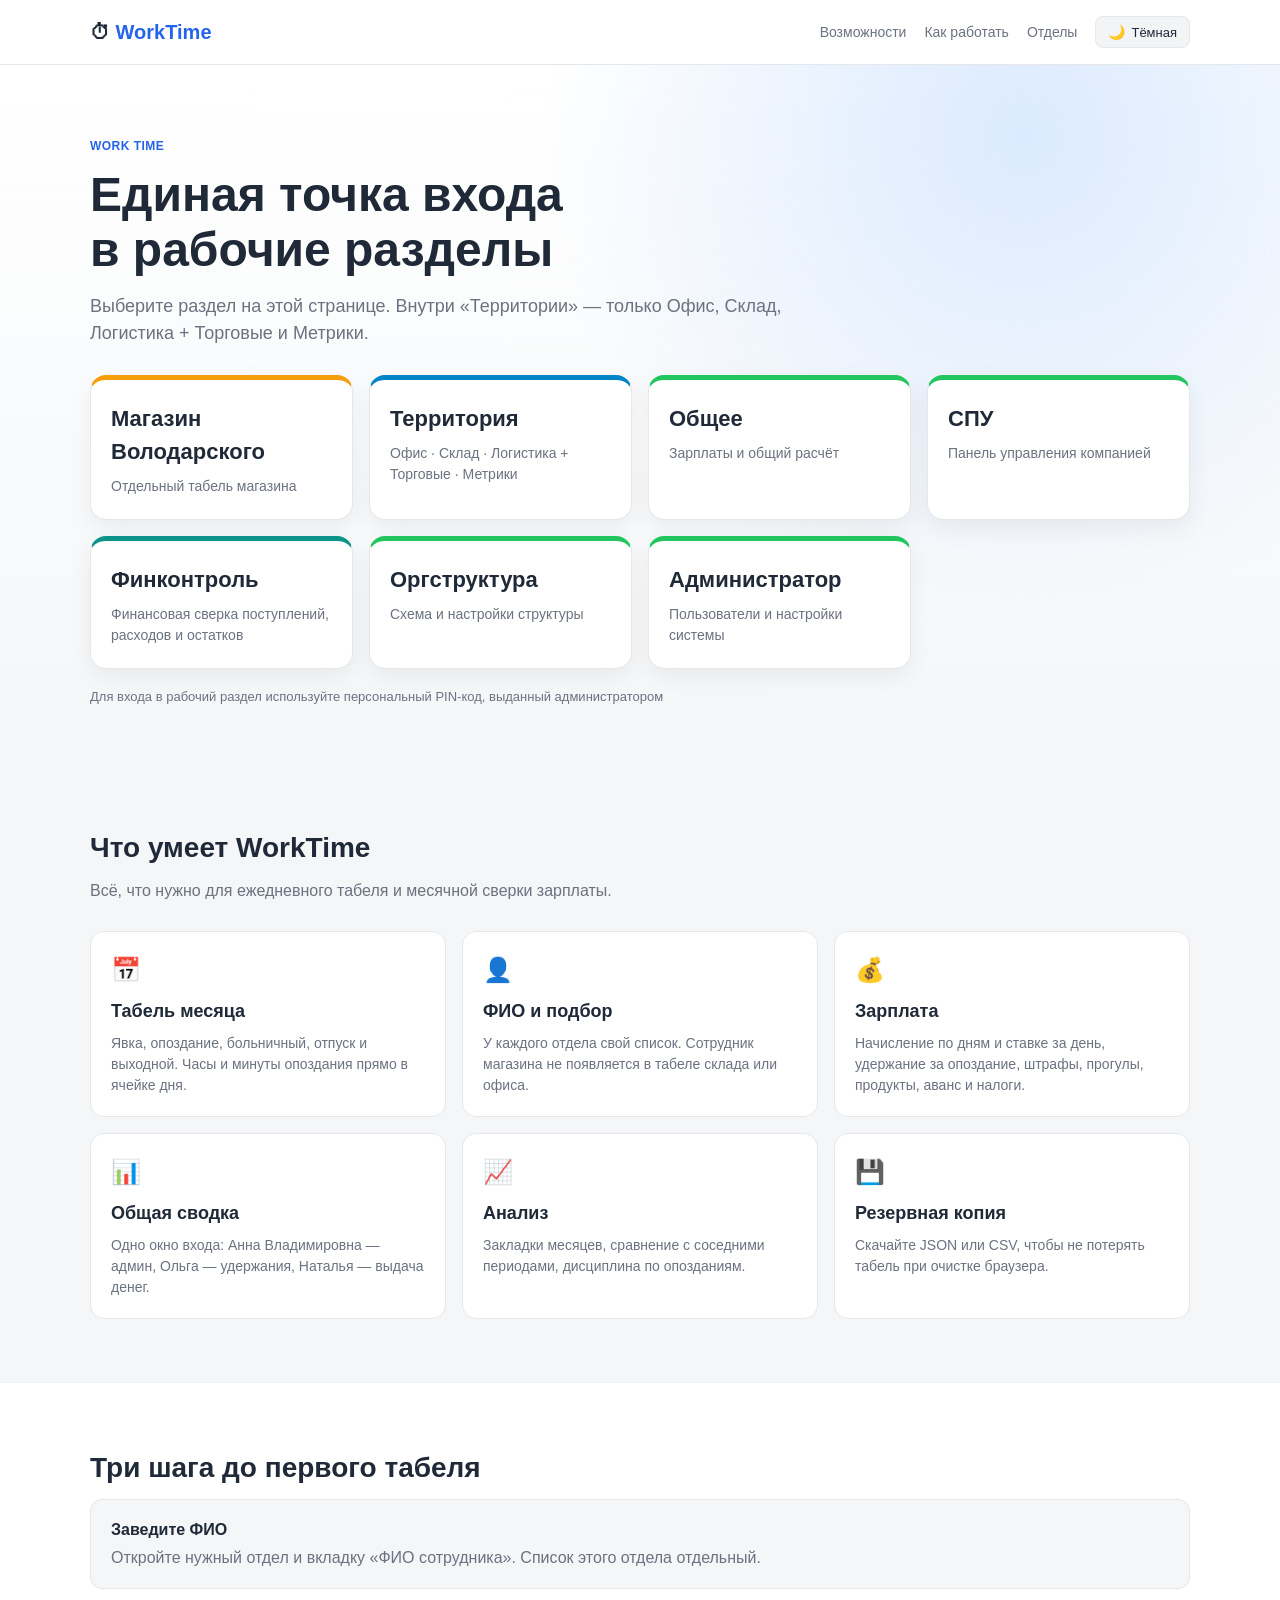
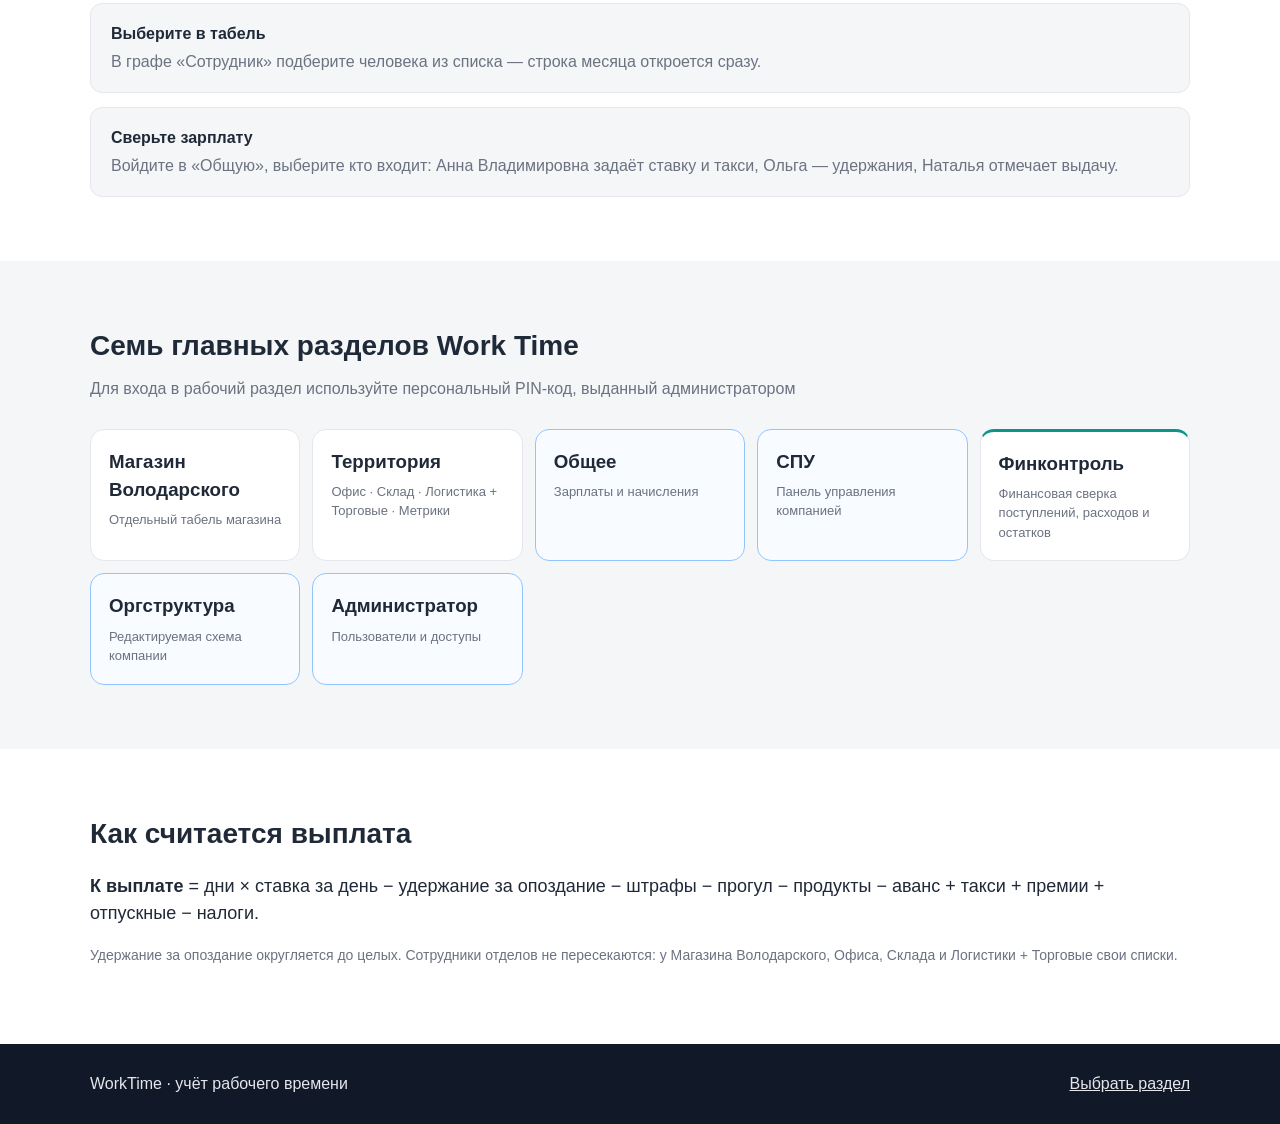
<file: index.html>
<!DOCTYPE html>
<html lang="ru">
<head>
    <meta charset="UTF-8">
    <meta name="viewport" content="width=device-width, initial-scale=1.0">
    <meta http-equiv="Cache-Control" content="no-cache, no-store, must-revalidate">
    <meta http-equiv="Pragma" content="no-cache">
    <meta name="description" content="WorkTime — учёт рабочего времени: Магазин Володарского, Территория, Общее, СПУ, Финконтроль, Оргструктура и Администратор.">
    <title>WorkTime — учёт рабочего времени</title>
    <link rel="stylesheet" href="css/landing.css?v=seven-nav1">
    <script>
        (function () {
            var key = "worktime_landing_theme";
            var saved = null;
            try { saved = localStorage.getItem(key); } catch (err) {}
            var theme = saved === "dark" || saved === "light"
                ? saved
                : (window.matchMedia && window.matchMedia("(prefers-color-scheme: dark)").matches ? "dark" : "light");
            document.documentElement.setAttribute("data-theme", theme);
        })();
    </script>
</head>
<body>

    <!-- Шапка лендинга -->
    <header class="header">
        <div class="container header-inner">
            <a class="logo" href="index.html">⏱ <span>WorkTime</span></a>
            <nav class="nav">
                <a href="#features">Возможности</a>
                <a href="#how">Как работать</a>
                <a href="#departments">Отделы</a>
                <button type="button" class="theme-toggle" id="themeToggle" aria-pressed="false" title="Тема">
                    <span class="theme-icon theme-icon-moon" aria-hidden="true">🌙</span>
                    <span class="theme-icon theme-icon-sun" aria-hidden="true">☀️</span>
                    <span class="theme-toggle-text" id="themeToggleText">Тёмная</span>
                </button>
            </nav>
        </div>
    </header>

    <!-- Приветственный экран -->
    <section class="hero">
        <div class="container">
            <div class="hero-inner">
                <p class="eyebrow">Work Time</p>
                <h1>Единая точка входа<br>в рабочие разделы</h1>
                <p class="lead">
                    Выберите раздел на этой странице. Внутри «Территории» — только Офис, Склад, Логистика + Торговые и Метрики.
                </p>
            </div>
            <div class="hero-depts hero-depts-seven">
                <a class="hero-dept shop" href="app.html#shop">
                    <h3>Магазин Володарского</h3>
                    <p>Отдельный табель магазина</p>
                </a>
                <a class="hero-dept territory" href="app.html#territory">
                    <h3>Территория</h3>
                    <p>Офис · Склад · Логистика + Торговые · Метрики</p>
                </a>
                <a class="hero-dept summary" href="app.html#summary">
                    <h3>Общее</h3>
                    <p>Зарплаты и общий расчёт</p>
                </a>
                <a class="hero-dept summary" href="app.html#spu">
                    <h3>СПУ</h3>
                    <p>Панель управления компанией</p>
                </a>
                <a class="hero-dept finance" href="app.html#financeRec">
                    <h3>Финконтроль</h3>
                    <p>Финансовая сверка поступлений, расходов и остатков</p>
                </a>
                <a class="hero-dept summary" href="app.html#org">
                    <h3>Оргструктура</h3>
                    <p>Схема и настройки структуры</p>
                </a>
                <a class="hero-dept summary" href="app.html#admin">
                    <h3>Администратор</h3>
                    <p>Пользователи и настройки системы</p>
                </a>
            </div>
            <p class="hero-hint">Для входа в рабочий раздел используйте персональный PIN-код, выданный администратором</p>
        </div>
    </section>

    <!-- Возможности -->
    <section id="features" class="section">
        <div class="container">
            <h2>Что умеет WorkTime</h2>
            <p class="section-lead">Всё, что нужно для ежедневного табеля и месячной сверки зарплаты.</p>
            <div class="cards">
                <article class="card">
                    <div class="icon">📅</div>
                    <h3>Табель месяца</h3>
                    <p>Явка, опоздание, больничный, отпуск и выходной. Часы и минуты опоздания прямо в ячейке дня.</p>
                </article>
                <article class="card">
                    <div class="icon">👤</div>
                    <h3>ФИО и подбор</h3>
                    <p>У каждого отдела свой список. Сотрудник магазина не появляется в табеле склада или офиса.</p>
                </article>
                <article class="card">
                    <div class="icon">💰</div>
                    <h3>Зарплата</h3>
                    <p>Начисление по дням и ставке за день, удержание за опоздание, штрафы, прогулы, продукты, аванс и налоги.</p>
                </article>
                <article class="card">
                    <div class="icon">📊</div>
                    <h3>Общая сводка</h3>
                    <p>Одно окно входа: Анна Владимировна — админ, Ольга — удержания, Наталья — выдача денег.</p>
                </article>
                <article class="card">
                    <div class="icon">📈</div>
                    <h3>Анализ</h3>
                    <p>Закладки месяцев, сравнение с соседними периодами, дисциплина по опозданиям.</p>
                </article>
                <article class="card">
                    <div class="icon">💾</div>
                    <h3>Резервная копия</h3>
                    <p>Скачайте JSON или CSV, чтобы не потерять табель при очистке браузера.</p>
                </article>
            </div>
        </div>
    </section>

    <!-- Как работать -->
    <section id="how" class="section section-alt">
        <div class="container">
            <h2>Три шага до первого табеля</h2>
            <ol class="steps">
                <li>
                    <strong>Заведите ФИО</strong>
                    <span>Откройте нужный отдел и вкладку «ФИО сотрудника». Список этого отдела отдельный.</span>
                </li>
                <li>
                    <strong>Выберите в табель</strong>
                    <span>В графе «Сотрудник» подберите человека из списка — строка месяца откроется сразу.</span>
                </li>
                <li>
                    <strong>Сверьте зарплату</strong>
                    <span>Войдите в «Общую», выберите кто входит: Анна Владимировна задаёт ставку и такси, Ольга — удержания, Наталья отмечает выдачу.</span>
                </li>
            </ol>
        </div>
    </section>

    <!-- Отделы -->
    <section id="departments" class="section">
        <div class="container">
            <h2>Семь главных разделов Work Time</h2>
            <p class="section-lead">Для входа в рабочий раздел используйте персональный PIN-код, выданный администратором</p>
            <div class="dept-grid dept-grid-seven">
                <a class="dept" href="app.html#shop">
                    <h3>Магазин Володарского</h3>
                    <p>Отдельный табель магазина</p>
                </a>
                <a class="dept" href="app.html#territory">
                    <h3>Территория</h3>
                    <p>Офис · Склад · Логистика + Торговые · Метрики</p>
                </a>
                <a class="dept dept-summary" href="app.html#summary">
                    <h3>Общее</h3>
                    <p>Зарплаты и начисления</p>
                </a>
                <a class="dept dept-summary" href="app.html#spu">
                    <h3>СПУ</h3>
                    <p>Панель управления компанией</p>
                </a>
                <a class="dept dept-finance" href="app.html#financeRec">
                    <h3>Финконтроль</h3>
                    <p>Финансовая сверка поступлений, расходов и остатков</p>
                </a>
                <a class="dept dept-summary" href="app.html#org">
                    <h3>Оргструктура</h3>
                    <p>Редактируемая схема компании</p>
                </a>
                <a class="dept dept-summary" href="app.html#admin">
                    <h3>Администратор</h3>
                    <p>Пользователи и доступы</p>
                </a>
            </div>
        </div>
    </section>

    <!-- Формула -->
    <section class="section section-alt">
        <div class="container formula">
            <h2>Как считается выплата</h2>
            <p>
                <strong>К выплате</strong> =
                дни × ставка за день
                − удержание за опоздание
                − штрафы
                − прогул
                − продукты
                − аванс
                + такси
                + премии
                + отпускные
                − налоги.
            </p>
            <p class="muted">Удержание за опоздание округляется до целых. Сотрудники отделов не пересекаются: у Магазина Володарского, Офиса, Склада и Логистики + Торговые свои списки.</p>
        </div>
    </section>

    <footer class="footer">
        <div class="container footer-inner">
            <span>WorkTime · учёт рабочего времени</span>
            <a href="#departments">Выбрать раздел</a>
        </div>
    </footer>

    <script>
        (function () {
            var key = "worktime_landing_theme";
            var root = document.documentElement;
            var button = document.getElementById("themeToggle");
            var label = document.getElementById("themeToggleText");

            function currentTheme() {
                return root.getAttribute("data-theme") === "dark" ? "dark" : "light";
            }

            function applyTheme(theme) {
                root.setAttribute("data-theme", theme);
                try { localStorage.setItem(key, theme); } catch (err) {}
                if (button) button.setAttribute("aria-pressed", theme === "dark" ? "true" : "false");
                if (label) label.textContent = theme === "dark" ? "Светлая" : "Тёмная";
            }

            applyTheme(currentTheme());
            if (button) {
                button.addEventListener("click", function () {
                    applyTheme(currentTheme() === "dark" ? "light" : "dark");
                });
            }
        })();
    </script>
</body>
</html>
</file>
<file: css/landing.css>
/* Приветственный лендинг WorkTime */

:root {
    --bg: #f4f6f8;
    --card: #ffffff;
    --border: #e5e7eb;
    --text: #1f2937;
    --muted: #6b7280;
    --primary: #2563eb;
    --primary-dark: #1d4ed8;
    --header-bg: rgba(255, 255, 255, 0.96);
    --hero-from: #ffffff;
    --hero-glow: #dbeafe;
    --section-alt: #ffffff;
    --ghost-bg: #ffffff;
    --dept-summary-bg: #f8fbff;
    --dept-summary-border: #93c5fd;
    --footer-bg: #111827;
    --footer-text: #e5e7eb;
    --toggle-bg: #f3f4f6;
    --toggle-border: #e5e7eb;
}

[data-theme="dark"] {
    --bg: #0f172a;
    --card: #1e293b;
    --border: #334155;
    --text: #e5e7eb;
    --muted: #94a3b8;
    --primary: #60a5fa;
    --primary-dark: #3b82f6;
    --header-bg: rgba(15, 23, 42, 0.94);
    --hero-from: #0f172a;
    --hero-glow: #1e3a8a;
    --section-alt: #1e293b;
    --ghost-bg: #1e293b;
    --dept-summary-bg: #172554;
    --dept-summary-border: #3b82f6;
    --footer-bg: #020617;
    --footer-text: #cbd5e1;
    --toggle-bg: #1e293b;
    --toggle-border: #475569;
}

* { box-sizing: border-box; }

html {
    scroll-behavior: smooth;
    color-scheme: light;
}

html[data-theme="dark"] { color-scheme: dark; }

body {
    margin: 0;
    font-family: Arial, Helvetica, sans-serif;
    color: var(--text);
    background: var(--bg);
    line-height: 1.5;
}

a { color: inherit; }

.container {
    width: min(1100px, calc(100% - 40px));
    margin: 0 auto;
}

.header {
    position: sticky;
    top: 0;
    z-index: 20;
    background: var(--header-bg);
    border-bottom: 1px solid var(--border);
    backdrop-filter: blur(8px);
}

.header-inner {
    display: flex;
    align-items: center;
    justify-content: space-between;
    gap: 16px;
    min-height: 64px;
}

.logo {
    text-decoration: none;
    font-weight: 700;
    font-size: 20px;
}

.logo span { color: var(--primary); }

.nav {
    display: flex;
    align-items: center;
    gap: 18px;
}

.nav a {
    text-decoration: none;
    color: var(--muted);
    font-size: 14px;
}

.nav a:hover { color: var(--text); }

.theme-toggle {
    display: inline-flex;
    align-items: center;
    gap: 6px;
    margin: 0;
    cursor: pointer;
    border: 1px solid var(--toggle-border);
    background: var(--toggle-bg);
    color: var(--text);
    border-radius: 8px;
    padding: 8px 12px;
    font-size: 13px;
    line-height: 1;
}

.theme-toggle:hover { border-color: var(--primary); }

.theme-icon { display: none; font-size: 14px; }

html[data-theme="light"] .theme-icon-moon,
html:not([data-theme]) .theme-icon-moon { display: inline; }

html[data-theme="dark"] .theme-icon-sun { display: inline; }

.btn {
    display: inline-flex;
    align-items: center;
    justify-content: center;
    border-radius: 8px;
    padding: 9px 14px;
    text-decoration: none;
    font-size: 14px;
    border: 0;
}

.btn-primary {
    background: var(--primary);
    color: white;
}

.btn-primary:hover { background: var(--primary-dark); }

html[data-theme="dark"] .btn-primary { color: #0f172a; }

.btn-ghost {
    background: var(--ghost-bg);
    color: var(--text);
    border: 1px solid var(--border);
}

.btn-lg { padding: 12px 20px; font-size: 16px; }

.hero {
    padding: 72px 0 56px;
    background:
        radial-gradient(circle at 80% 10%, var(--hero-glow) 0, transparent 40%),
        linear-gradient(var(--hero-from), var(--bg));
}

.hero-inner { max-width: 720px; }

.hero-depts {
    display: grid;
    grid-template-columns: repeat(3, 1fr);
    gap: 16px;
    max-width: 1100px;
    margin: 8px 0 18px;
}

.hero-depts-seven {
    grid-template-columns: repeat(auto-fit, minmax(220px, 1fr));
    max-width: 1200px;
}

.hero-dept {
    display: block;
    text-decoration: none;
    background: var(--card);
    border: 1px solid var(--border);
    border-radius: 16px;
    padding: 22px 20px;
    box-shadow: 0 8px 24px rgba(0, 0, 0, .06);
}

.hero-dept:hover { border-color: var(--primary); }

.hero-dept h3 {
    margin: 0 0 8px;
    font-size: 22px;
}

.hero-dept p {
    margin: 0;
    color: var(--muted);
    font-size: 14px;
}

.hero-dept.shop { border-top: 5px solid #f59e0b; }
.hero-dept.territory { border-top: 5px solid #0284c7; }
.hero-dept.summary { border-top: 5px solid #22c55e; }
.hero-dept.finance { border-top: 5px solid #0d9488; }

.eyebrow {
    color: var(--primary);
    font-weight: 700;
    letter-spacing: 0.04em;
    text-transform: uppercase;
    font-size: 12px;
    margin: 0 0 12px;
}

.hero h1 {
    margin: 0 0 16px;
    font-size: clamp(32px, 5vw, 48px);
    line-height: 1.15;
}

.lead {
    margin: 0 0 28px;
    color: var(--muted);
    font-size: 18px;
}

.hero-actions {
    display: flex;
    flex-wrap: wrap;
    gap: 12px;
    margin-bottom: 18px;
}

.hero-hint {
    margin: 0;
    color: var(--muted);
    font-size: 13px;
}

.section { padding: 64px 0; }

.section-alt { background: var(--section-alt); }

.section h2 {
    margin: 0 0 10px;
    font-size: 28px;
}

.section-lead {
    margin: 0 0 28px;
    color: var(--muted);
}

.cards {
    display: grid;
    grid-template-columns: repeat(3, 1fr);
    gap: 16px;
}

.card {
    background: var(--card);
    border: 1px solid var(--border);
    border-radius: 14px;
    padding: 20px;
}

.section-alt .card { background: var(--bg); }

.icon { font-size: 24px; margin-bottom: 10px; }

.card h3 { margin: 0 0 8px; font-size: 18px; }

.card p { margin: 0; color: var(--muted); font-size: 14px; }

.steps {
    list-style: none;
    margin: 0;
    padding: 0;
    display: grid;
    gap: 14px;
}

.steps li {
    display: grid;
    gap: 4px;
    background: var(--bg);
    border: 1px solid var(--border);
    border-radius: 12px;
    padding: 18px 20px;
}

.steps span { color: var(--muted); }

.dept-grid {
    display: grid;
    grid-template-columns: repeat(3, 1fr);
    gap: 12px;
}

.dept-grid-seven {
    grid-template-columns: repeat(auto-fit, minmax(200px, 1fr));
}

.dept {
    display: block;
    text-decoration: none;
    background: var(--card);
    border: 1px solid var(--border);
    border-radius: 14px;
    padding: 18px;
}

.dept:hover { border-color: var(--primary); }

.dept h3 { margin: 0 0 6px; }

.dept p { margin: 0; color: var(--muted); font-size: 13px; }

.dept-summary {
    background: var(--dept-summary-bg);
    border-color: var(--dept-summary-border);
}

.dept-finance {
    border-top: 3px solid #0d9488;
}

.formula p { font-size: 18px; }

.muted { color: var(--muted); font-size: 14px !important; }

.footer {
    background: var(--footer-bg);
    color: var(--footer-text);
    padding: 28px 0;
}

.footer-inner {
    display: flex;
    justify-content: space-between;
    align-items: center;
    gap: 16px;
}

@media (max-width: 1000px) {
    .cards { grid-template-columns: 1fr 1fr; }
    .dept-grid { grid-template-columns: 1fr 1fr; }
}

@media (max-width: 720px) {
    .nav a:not(.btn) { display: none; }
    .theme-toggle-text { display: none; }
    .cards, .dept-grid, .hero-depts { grid-template-columns: 1fr; }
    .hero { padding: 48px 0 36px; }
    .footer-inner { flex-direction: column; }
}
</file>
